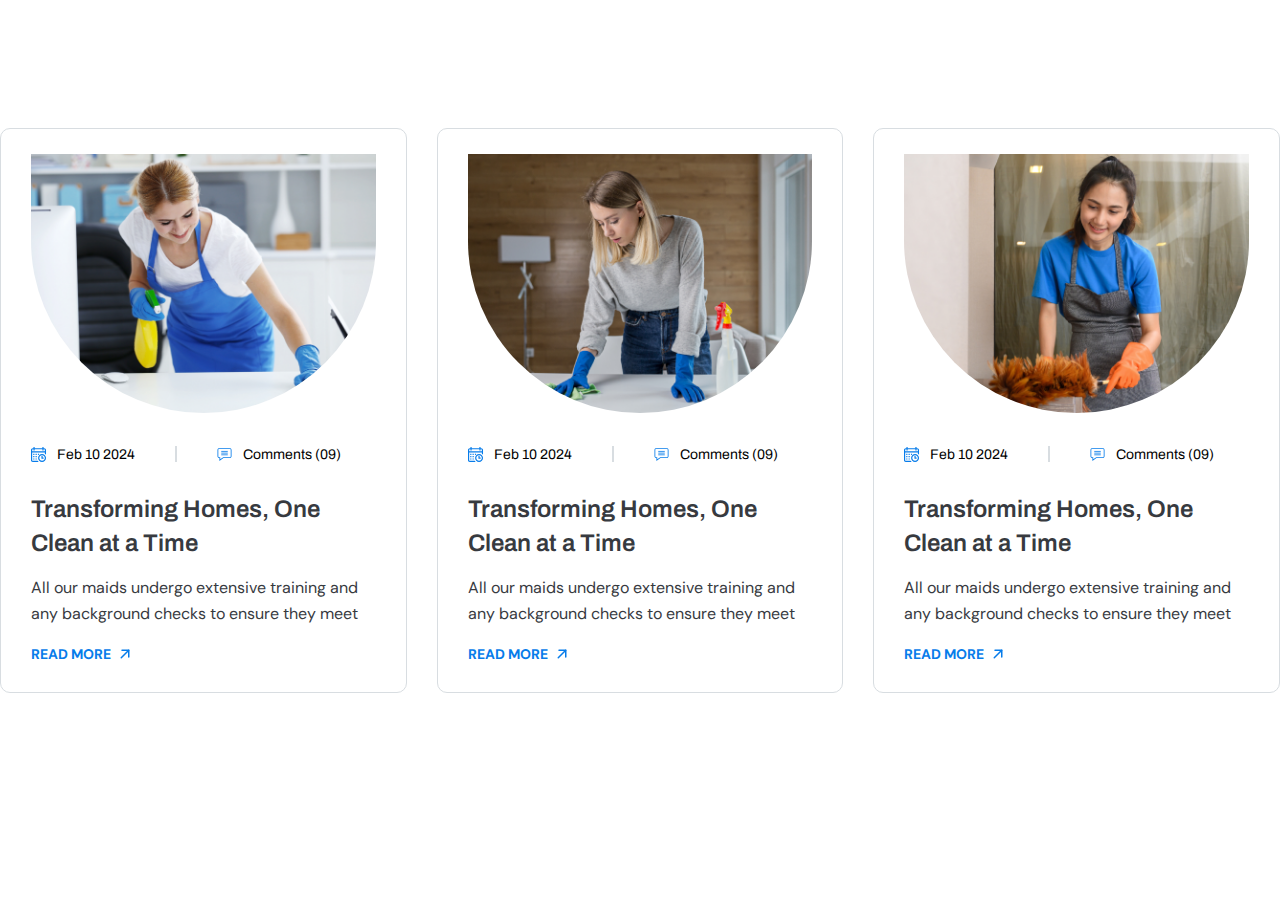
<file: pratice projects/index.html>
<!DOCTYPE html>
<html lang="en">
<head>
    <meta charset="UTF-8">
    <meta name="viewport" content="width=device-width, initial-scale=1.0">
    <title>projects</title>
    <link rel="stylesheet" href="style.css">
</head>
<body>
    <section class="main">         
        <div class="card">      <!-- First Card -->
            <div class="image">
                <img src="images/Rectangle 5779.png" alt="image">
            </div>

            <div class="card-info">
                <div class="date-info">
                    <img src="images/date.svg" alt="image">
                    <p>Feb 10 2024</p>
                </div>
                <div class="middle-border"></div>
                <div class="comment-info">
                    <img src="images/comment .svg" alt="image">
                    <p>Comments (09)</p>
                 </div>
            </div>

            <div class="text">
                <h1>Transforming Homes, One Clean at a Time</h1>
                <p>All our maids undergo extensive training and any background checks to ensure they meet</p>
                <a class="Read-more" href="#">Read More <img src="images/arrow.svg" alt=""></a>
            </div>
        </div>

        <div class="card">   <!-- Second Card -->
            <div class="image">
                <img src="images/image.png" alt="image">
            </div>

            <div class="card-info">
                <div class="date-info">
                    <img src="images/date.svg" alt="image">
                    <p>Feb 10 2024</p>
                </div>
                <div class="middle-border"></div>
                <div class="comment-info">
                    <img src="images/comment .svg" alt="image">
                    <p>Comments (09)</p>
                 </div>
            </div>

            <div class="text">
                <h1>Transforming Homes, One Clean at a Time</h1>
                <p>All our maids undergo extensive training and any background checks to ensure they meet</p>
                <a class="Read-more" href="#">Read More <img src="images/arrow.svg" alt=""></a>
            </div>
        </div>

        <div class="card">     <!-- third Card -->
            <div class="image">
                <img src="images/image1.png" alt="image">
            </div>

            <div class="card-info">
                <div class="date-info">
                    <img src="images/date.svg" alt="image">
                    <p>Feb 10 2024</p>
                </div>
                <div class="middle-border"></div>
                <div class="comment-info">
                    <img src="images/comment .svg" alt="image">
                    <p>Comments (09)</p>
                 </div>
            </div>

            <div class="text">
                <h1>Transforming Homes, One Clean at a Time</h1>
                <p>All our maids undergo extensive training and any background checks to ensure they meet</p>
                <a class="Read-more" href="#">Read More <img src="images/arrow.svg" alt=""></a>
            </div>
        </div>
    </section>
</body>
</html>
</file>
<file: pratice projects/style.css>
@import url('https://fonts.googleapis.com/css2?family=Archivo:ital,wght@0,100..900;1,100..900&display=swap');

@import url('https://fonts.googleapis.com/css2?family=Archivo:ital,wght@0,100..900;1,100..900&family=DM+Sans:ital,opsz,wght@0,9..40,100..1000;1,9..40,100..1000&display=swap');



*{
    margin: 0;
    padding: 0;
    box-sizing: border-box;
}
body{
    font-family: "Archivo", sans-serif;
}

h1,h2,h3,h4,h5,h6{
    padding: 0;
    margin: 0;
}

.main{
    display: flex;
    gap: 30px;
    justify-content: center;
    margin-top: 10%;
}
.card{
    width: 420px;
    height: 565px;
    background-color: rgb(255, 255, 255);
    border: 1px solid #D8DDE1;
    border-radius: 10px;
    padding: 30px;
    padding-top: 25px;
    margin-bottom: 15px;
}
.image img{
    width: 100%;
    border-bottom-left-radius: 200px;
    border-bottom-right-radius: 200px;
}

.image-card img{
    width: 100%;
    border-top-right-radius: 200px;
    border-top-left-radius: 200px;
}
.text h1{
    font-size: 24px;
    color: #373A3F;
    font-family: "Archivo", sans-serif;
    font-weight: 600;
    padding-top: 30px;
    line-height: 34px;
    margin-bottom: 15px;
}
.text p{
    font-size: 16px;
    color: #373A3F;
    font-family: "DM Sans", sans-serif;
    font-weight: 400;
    line-height: 26px;
    margin-bottom: 15px;
}
.text .Read-more{
    font-size: 14px;
    color: #077CEA;
    font-family: "DM Sans", sans-serif;
    font-weight: 700;
    line-height: 24px;
    margin-bottom: 30px;
    text-decoration: none;
    text-transform: uppercase;
    display: flex;
    gap: 5px;
}
.card-info{
    display: flex;
    gap: 40px;
    align-items: center;
    padding-top: 30px;
    
}
.middle-border{
    width: 2px;
    height: 16px;
    background-color: #D8DDE1;
}
.date-info{
    display: flex;
    gap: 10px;
    font-size: 14px;
}
.comment-info{
    display: flex;
    gap: 10px;
    font-size: 14px;
}
.card:hover{
    border: 1px solid #077CEA;
    transition: border 1s;
    transition: all 1s;
}
.card:hover .image img{
    width: 100%;
    border-bottom-left-radius: 0;
    border-bottom-right-radius: 0;
    border-top-left-radius: 200px;
    border-top-right-radius: 200px;
    transition: border-top-left-radius 1s, border-top-right-radius 1s, border-bottom-left-radius 1s, border-bottom-right-radius 1s ;
}
</file>
